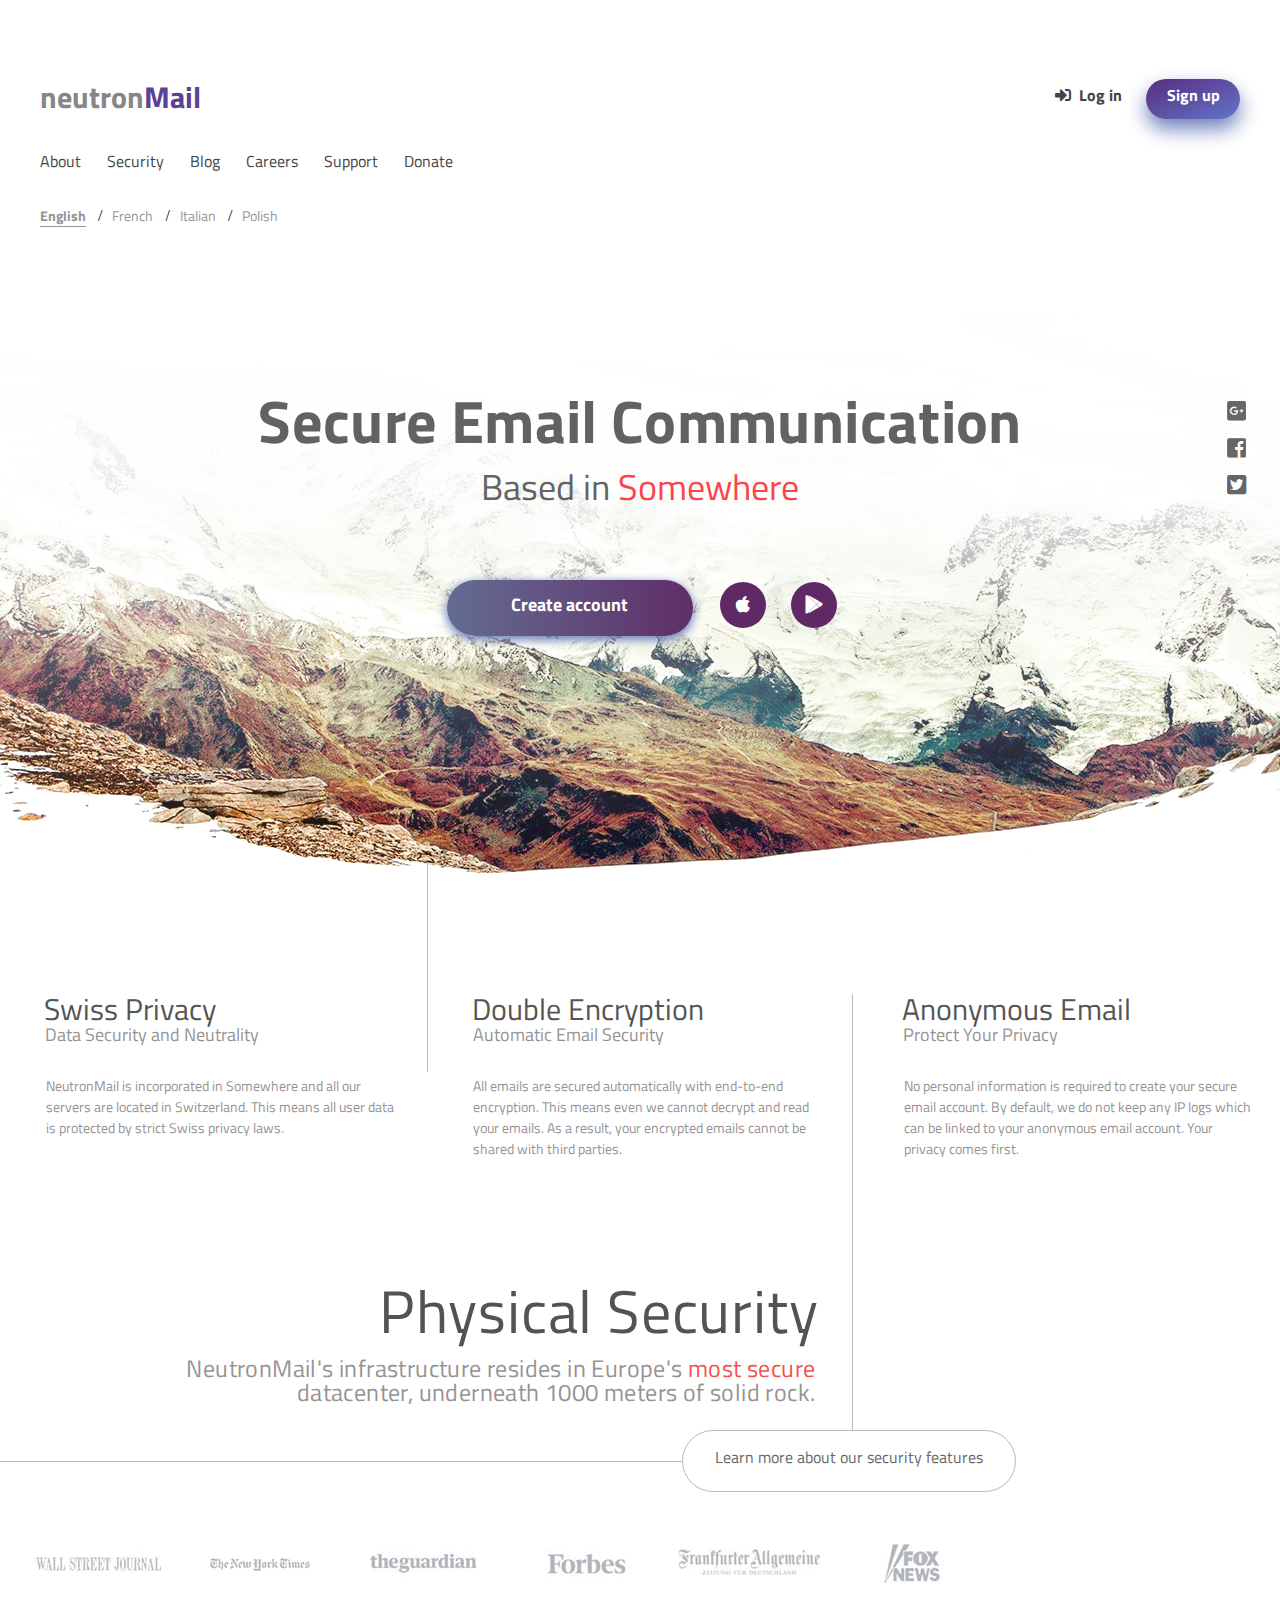
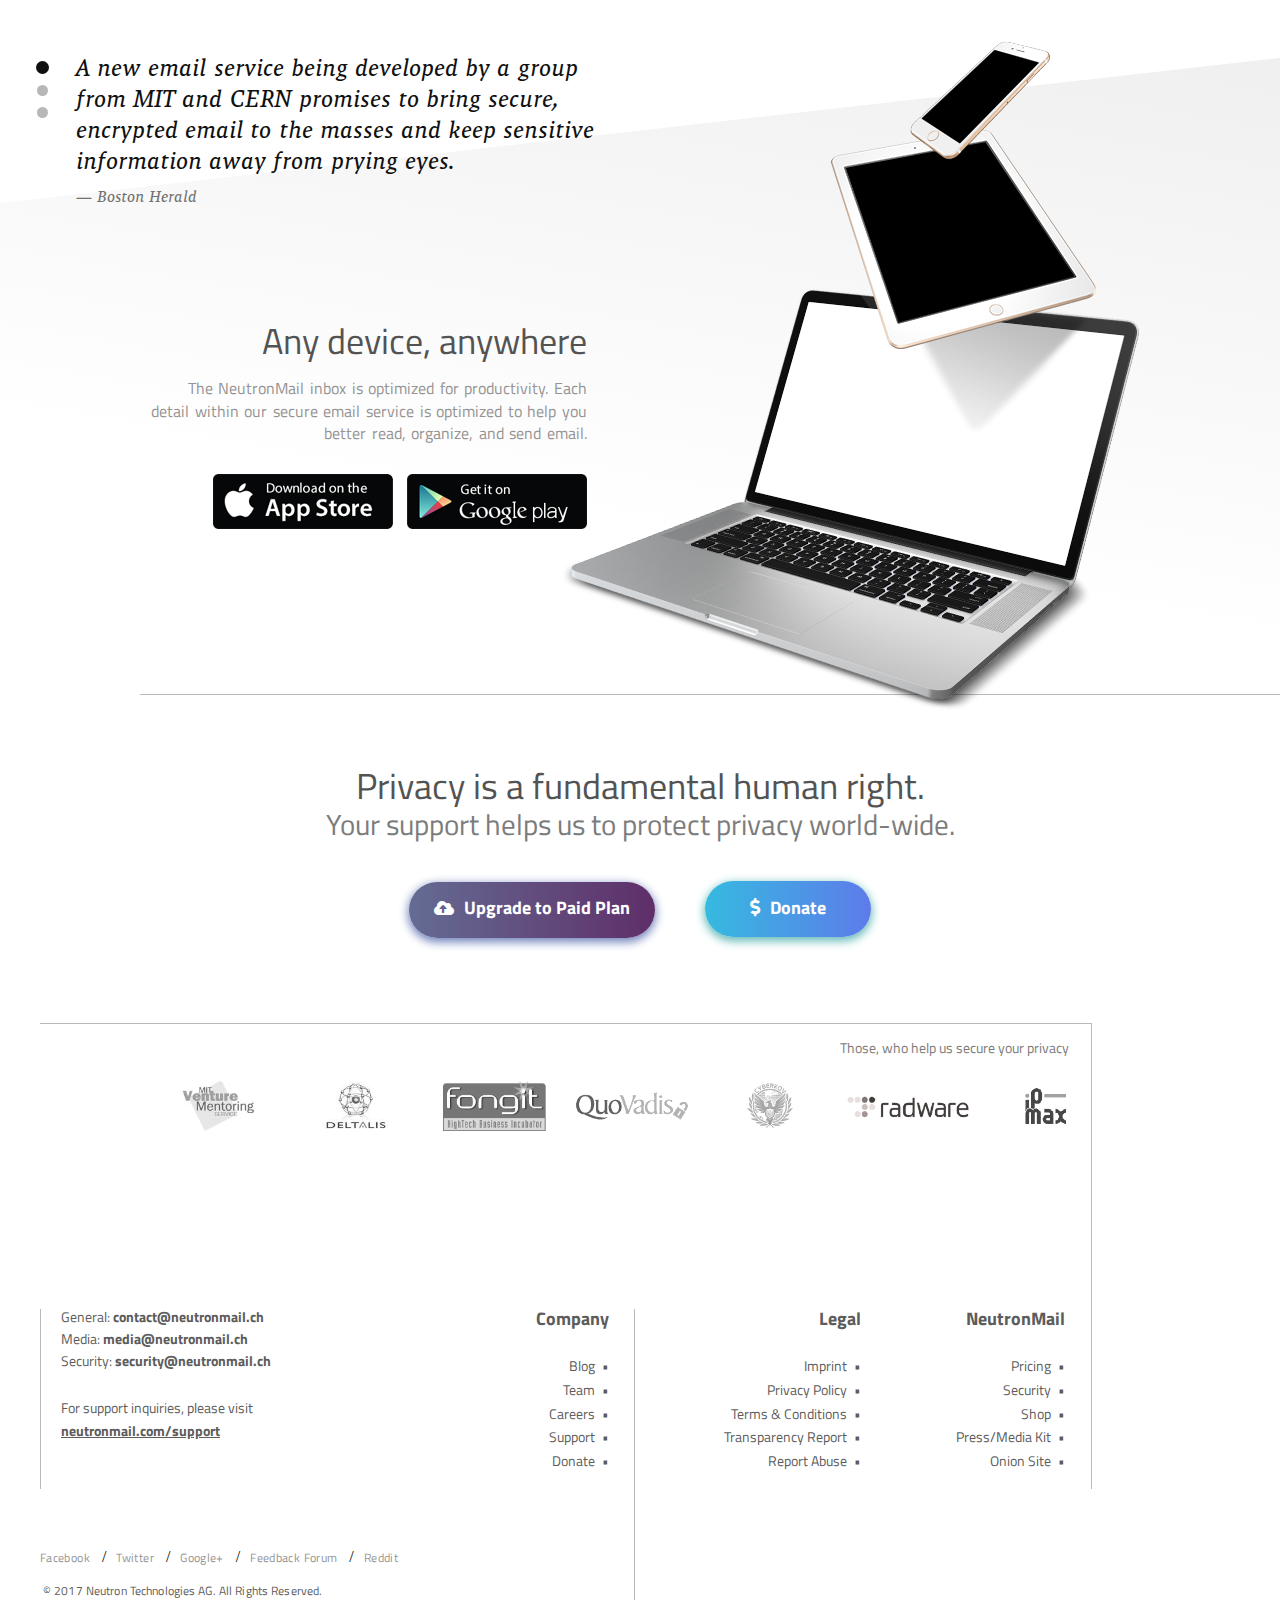
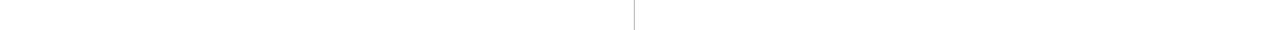
<file: index.html>
<!DOCTYPE html>
<html lang="en">

<head>
  <meta charset="UTF-8">
  <meta name="viewport" content="width=device-width, initial-scale=1.0">
  <meta http-equiv="X-UA-Compatible" content="ie=edge">
  <title>NeutronMail</title>
  <link rel="stylesheet" href="./normalize.css">
  <link rel="stylesheet" href="./style.css">
</head>

<body>
  <header class="header">
    <div class="header__wrapper">
      <div class="header__content">
        <h1 class="header__logo-container">
          <a href="#" class="logo">neutron<span class="logo logo_color_add">Mail</span></a>
        </h1>
        <div class="header__nav-container">
          <nav class="top-navigation">
            <li class="top-navigation__item"><a href="#" class="top-navigation__item-link">About</a></li>
            <li class="top-navigation__item"><a href="#" class="top-navigation__item-link">Security</a></li>
            <li class="top-navigation__item"><a href="#" class="top-navigation__item-link">Blog</a></li>
            <li class="top-navigation__item"><a href="#" class="top-navigation__item-link">Careers</a></li>
            <li class="top-navigation__item"><a href="#" class="top-navigation__item-link">Support</a></li>
            <li class="top-navigation__item"><a href="#" class="top-navigation__item-link">Donate</a></li>
          </nav>
        </div>
        <div class="authorization">
          <div class="authorization__panel">
            <a href="" class="authorization__log-in">Log in</a>
            <button class="authorization__sign-up button">Sign
              up</button>
          </div>
        </div>
      </div>
      <ul class="language-selector slash-selector">
        <li class="slash-selector__item "><a href="#"
            class="slash-selector__link slash-selector__link_selected">English</a></li>
        <li class="slash-selector__item"><a href="#" class="slash-selector__link">French</a></li>
        <li class="slash-selector__item"><a href="#" class="slash-selector__link">Italian</a></li>
        <li class="slash-selector__item"><a href="#" class="slash-selector__link">Polish</a></li>
      </ul>
    </div>
  </header>

  <main class="main">

    <div class="bg-image-section">
      <div class="bg-image-section__text-container">
        <div class="text-content">
          <h3 class="text-content__heading">Secure Email Communication</h3>
          <h3 class="text-content__text">Based in <span
              class="text-content__text text-content__text_color_add">Somewhere</span></h3>
        </div>
      </div>
      <div class="bg-image-section__buttons-container">
        <div class="buttons-row">
          <button class="buttons-row__button button button_style_purple">Create account</button>
          <button class="buttons-row__circle-button button apple-btn"></button>
          <button class="buttons-row__circle-button button g-play-btn"></button>
        </div>
      </div>
      <div class="bg-image-section__social-container">
        <ul class="social-list">
          <li class="social-list__item"><a href="#" class="social-list__item-link g-plus-link"></a></li>
          <li class="social-list__item"><a href="#" class="social-list__item-link facebook-link"></a></li>
          <li class="social-list__item"><a href="#" class="social-list__item-link twitter-link"></a></li>
        </ul>
      </div>
    </div>
    <div class="main__feat-container">
      <section class="features-section">
        <article class="feat-article">
          <div class="feat-article__header">
            <img src="./assets/images/Layer_15.png" alt="#" class="feat-article__icon">
            <h4 class="feat-article__title">Swiss Privacy</h4>
            <p class="feat-article__subtitle">Data Security and Neutrality</p>
          </div>
          <p class="feat-article__description">NeutronMail is incorporated in Somewhere and all our servers are
            located
            in Switzerland. This means all user data is protected by strict Swiss privacy laws.</p>

        </article>
        <article class="feat-article">
          <div class="feat-article__header">
            <img src="./assets/images/Layer_14.png" alt="#" class="feat-article__icon">
            <h4 class="feat-article__title">Double Encryption</h4>
            <p class="feat-article__subtitle">Automatic Email Security</p>
          </div>
          <p class="feat-article__description">All emails are secured automatically with end-to-end encryption. This
            means even we cannot decrypt and read your emails. As a result, your encrypted emails cannot be shared
            with
            third parties.</p>
        </article>
        <article class="feat-article">
          <div class="feat-article__header">
            <img src="./assets/images/Layer_13.png" alt="#" class="feat-article__icon">
            <h4 class="feat-article__title">Anonymous Email</h4>
            <p class="feat-article__subtitle">Protect Your Privacy</p>
          </div>
          <p class="feat-article__description">No personal information is required to create your secure email
            account.
            By default, we do not keep any IP logs which can be linked to your anonymous email account. Your privacy
            comes first.</p>
        </article>
        <article class="feat-article feat-article_size_l">
          <div class="feat-article__header feat-article__header_size_l">
            <h4 class="feat-article__title feat-article__title_size_l">Physical Security</h4>
          </div>
          <p class="feat-article__description feat-article__description_size_l">NeutronMail's infrastructure resides in
            Europe's <span class="feat-article__description_color_add">most
              secure</span>
            datacenter,
            underneath 1000 meters of solid rock.</p>
          <button class="features-section__button">Learn more about our security
            features</button>
        </article>
      </section>
    </div>
    <div class="journal-section">
      <ul class="journal-list">
        <li class="journal-list__j journal-list__j1"><a href="#" class="journal-list__j-link">j-link</a></li>
        <li class="journal-list__j journal-list__j2"><a href="#" class="journal-list__j-link">j-link</a></li>
        <li class="journal-list__j journal-list__j3"><a href="#" class="journal-list__j-link">j-link</a></li>
        <li class="journal-list__j journal-list__j4"><a href="#" class="journal-list__j-link">j-link</a></li>
        <li class="journal-list__j journal-list__j5"><a href="#" class="journal-list__j-link">j-link</a></li>
        <li class="journal-list__j journal-list__j6"><a href="#" class="journal-list__j-link">j-link</a></li>
      </ul>
      <div class="journal__quote-container">
        <div class="quote-box">
          <div class="quote-box__slider">
            <div class="quote-box__slider-point quote-box__slider-point_selected"></div>
            <div class="quote-box__slider-point"></div>
            <div class="quote-box__slider-point"></div>
          </div>
          <p class="quote-box__text">A new email service being developed by a group from MIT and CERN promises to
            bring
            secure, encrypted email to the masses and keep sensitive information away from prying eyes.<span
              class="quote-box__author">— Boston Herald</span></p>
        </div>
      </div>
    </div>
    <div class="bg-gradient">
      <div class="download-section">
        <div class="download-section__container">
          <div class="product-promotion">
            <h3 class="product-promotion__title">Any device, anywhere</h3>
            <p class="product-promotion__text">The NeutronMail inbox is optimized for productivity. Each detail
              within our secure email service is optimized to help you better read, organize, and send email.</p>
            <button class="product-promotion__download-button"><img src="./assets/images/Layer_23.png" alt="#"
                class="product-promotion__store-picture"></button>
            <button class="product-promotion__download-button"><img src="./assets/images/Layer_24.png" alt="#"
                class="product-promotion__store-picture"></button>
          </div>
        </div>
        <img src="./assets/images/NOT_FOR_USE!!!!!.png" alt="#" class="download-section__img">
      </div>
      <div class="donate-section">
        <div class="donate-section__container">
          <div class="donate-call">
            <h3 class="donate-call__heading">Privacy is a fundamental human right.</h3>
            <h4 class="donate-call__text">Your support helps us to protect privacy world-wide.</h4>
          </div>
          <div class="donate-section__buttons-row buttons-row">
            <button class="buttons-row__button button button_style_purple upgrade-btn">Upgrade to Paid Plan</button>
            <button class="buttons-row__button button button_style_blue donate-btn">Donate</button>
          </div>
        </div>
      </div>
      <div class="partners-section">
        <div class="partners-section__wrapper">
          <div class="partners-section__container">
            <span class="partners-section__text">Those, who help us secure your privacy</span>
            <ul class="partners-list">
              <li class="partners-list__p partners-list__p1"><a href="#" class="partners-list__p-link">p-link</a></li>
              <li class="partners-list__p partners-list__p2"><a href="#" class="partners-list__p-link">p-link</a></li>
              <li class="partners-list__p partners-list__p3"><a href="#" class="partners-list__p-link">p-link</a></li>
              <li class="partners-list__p partners-list__p4"><a href="#" class="partners-list__p-link">p-link</a></li>
              <li class="partners-list__p partners-list__p5"><a href="#" class="partners-list__p-link">p-link</a></li>
              <li class="partners-list__p partners-list__p6"><a href="#" class="partners-list__p-link">p-link</a></li>
              <li class="partners-list__p partners-list__p7"><a href="#" class="partners-list__p-link">p-link</a></li>
            </ul>
          </div>
        </div>
      </div>
    </div>
  </main>
  <footer class="footer">
    <div class="footer__wrapper">
      <div class="footer__container">
        <div class="contact-block">
          <p class="contact-block__item">General: <a href="mailto:contact@neutronmail.ch"
              class="contact-block__item-link">contact@neutronmail.ch</a></p>
          <p class="contact-block__item">Media: <a href="mailto:media@neutronmail.ch"
              class="contact-block__item-link">media@neutronmail.ch</a></p>
          <p class="contact-block__item">Security: <a href="mailto:security@neutronmail.ch"
              class="contact-block__item-link">security@neutronmail.ch</a></p>
          <p class="contact-block__item">For support inquiries, please visit <a href="https://neutronmail.com/support"
              class="contact-block__item-link contact-block__item-link_decor"> neutronmail.com/support</a></p>
        </div>
        <div class="footer-nav">
          <div class="footer-nav__block">
            <h4 class="footer-nav__block-title">Company</h4>
            <ul class="footer-nav__block-link-list">
              <a href="#" class="footer-nav__block-link">Blog</a>
              <a href="#" class="footer-nav__block-link">Team</a>
              <a href="#" class="footer-nav__block-link">Careers</a>
              <a href="#" class="footer-nav__block-link">Support</a>
              <a href="#" class="footer-nav__block-link">Donate</a>
            </ul>
          </div>
          <div class="footer-nav__block">
            <h4 class="footer-nav__block-title">Legal</h4>
            <ul class="footer-nav__block-link-list">
              <a href="#" class="footer-nav__block-link">Imprint</a>
              <a href="#" class="footer-nav__block-link">Privacy Policy</a>
              <a href="#" class="footer-nav__block-link">Terms & Conditions</a>
              <a href="#" class="footer-nav__block-link">Transparency Report</a>
              <a href="#" class="footer-nav__block-link">Report Abuse</a>
            </ul>
          </div>
          <div class="footer-nav__block">
            <h4 class="footer-nav__block-title">NeutronMail</h4>
            <ul class="footer-nav__block-link-list">
              <a href="#" class="footer-nav__block-link">Pricing</a>
              <a href="#" class="footer-nav__block-link">Security</a>
              <a href="#" class="footer-nav__block-link">Shop</a>
              <a href="#" class="footer-nav__block-link">Press/Media Kit</a>
              <a href="#" class="footer-nav__block-link">Onion Site</a>
            </ul>
          </div>
        </div>
      </div>
      <ul class="footer__socials slash-selector">
        <li class="slash-selector__item"><a href="#" class="slash-selector__link">Facebook</a></li>
        <li class="slash-selector__item"><a href="#" class="slash-selector__link">Twitter</a></li>
        <li class="slash-selector__item"><a href="#" class="slash-selector__link">Google+</a></li>
        <li class="slash-selector__item"><a href="#" class="slash-selector__link">Feedback Forum</a></li>
        <li class="slash-selector__item"><a href="#" class="slash-selector__link">Reddit</a></li>
      </ul>

      <span class="footer__copyright">© 2017 Neutron Technologies AG. All Rights Reserved.</span>

    </div>
  </footer>
</body>

</html>
</file>
<file: style.css>
@font-face {
  font-family: "Titillium Web";
  src: url("./assets/fonts/TitilliumWeb-Regular.ttf") format("woff2");
  font-style: normal;
  font-weight: 400;
}

@font-face {
  font-family: "Titillium Web";
  src: url("./assets/fonts/TitilliumWeb-SemiBold.ttf") format("woff2");
  font-style: normal;
  font-weight: 600;
}

@font-face {
  font-family: "Titillium Web";
  src: url("./assets/fonts/TitilliumWeb-Bold.ttf") format("woff2");
  font-weight: 700;
  font-style: normal;
}

@font-face {
  font-family: "Malaga";
  src: url("./assets/fonts/Malaga\ OT\ Reg\ Italic.otf") format("woff2");
  font-weight: 400;
  font-style: italic;
}

@font-face {
  font-family: "Font Awesome 5 Free";
  font-style: normal;
  font-weight: 900;
  font-display: auto;
  src: url("./assets/fonts/fa-solid-900.woff2") format("woff2");
}

@font-face {
  font-family: "Font Awesome 5 Brands";
  font-style: normal;
  font-weight: normal;
  font-display: auto;
  src: url("./assets/fonts/fa-brands-400.woff2") format("woff2")
}

.header__wrapper {
  max-width: 1400px;
  padding: 0 2.5rem;
  margin: 0 auto;
}

.header__content {
  padding-top: 79px;
  display: flex;
  justify-content: space-between;
}

.header__logo-container {
  margin: 0;
}

.logo {
  font-family: "Titillium Web";
  color: #858688;
  font-size: 30px;
  font-weight: 700;
  text-decoration: none;
}

.logo_color_add {
  color: #5b4295;
}

.header__nav-container {
  display: flex;
  flex-direction: row-reverse;
  flex-grow: 1;
  margin: 0 76px;
}

.top-navigation {
  padding: 0;
  padding-top: 8px;
}

.top-navigation__item {
  display: inline-block;
}

.top-navigation__item:not(:last-child) {
  padding-right: 22px;
}

.top-navigation__item-link {
  font-family: "Titillium Web";
  color: #454545;
  font-size: 16px;
  font-weight: 400;
  text-decoration: none;
}

.button {
  font-family: "Titillium Web";
  font-weight: 700;
  border: none;
  outline: none;
  color: #ffffff;
  border-radius: 100px;
  cursor: pointer;
}

.authorization__sign-up {
  height: 40px;
  width: 94px;
  color: #ffffff;
  background: linear-gradient(to top left, #6275cb, #582c7e);
  box-shadow: 0 10px 20px #6f81bb;
  margin-left: 20px;
  padding-bottom: 8px;
}

.authorization__log-in {
  position: relative;
  display: inline-block;
  font-family: "Titillium Web";
  color: #454545;
  font-size: 16px;
  font-weight: 700;
  text-decoration: none;
}

.authorization__log-in::before {
  font-family: "Font Awesome 5 Free";
  content: "\f2f6";
  padding-right: 8px;
}

.slash-selector {
  margin-top: 11px;
  margin-bottom: 0;
  padding: 0;
}

.slash-selector__item {
  display: inline-block;
  margin-right: 6px;
  list-style-type: none;
}

.slash-selector__link {
  font-family: "Titillium Web";
  color: #959595;
  font-size: 14px;
  font-weight: 400;
  text-decoration: none;
  display: inline;
}

.slash-selector__link_selected {
  font-weight: 700;
  border-bottom: 1px solid #959595;
}

.slash-selector__item:not(:last-child)::after {
  content: "/";
  margin-left: 12px;
}

.main {
  max-width: 1800px;
  margin: 0 auto;
  overflow: hidden;
}

.bg-image-section {
  position: relative;
  height: 768px;
  background: url(./assets/images/background2.png) 50% 21px no-repeat;
}

.bg-image-section__text-container {
  text-align: center;
  padding: 160px 1rem 0 1rem;
  margin: 0 auto;
}

.text-content {
  display: inline-block;
  opacity: 0.84;
}

.text-content__heading {
  font-family: "Titillium Web";
  color: #454545;
  font-size: 3.75rem;
  font-weight: 700;
  margin: 0;
  letter-spacing: 0.36px;
}

.text-content__text {
  font-family: "Titillium Web";
  color: #464646;
  font-size: 36px;
  font-weight: 400;
  line-height: 1.75;
  margin: 0;
}

.text-content__text_color_add {
  color: #fc2028;
}

.bg-image-section__buttons-container {
  margin: 0 auto;
  padding-top: 22px;
  max-width: 600px;
}

.buttons-row {
  text-align: center;
  font-size: 18px;
  padding: 0 25px;
}

.buttons-row__button {
  height: 56px;
  margin: 40px 23px;
  padding-bottom: 5px;
}

.buttons-row__circle-button {
  font-family: "Font Awesome 5 Brands";
  content: "\f179";
  height: 46px;
  width: 46px;
  background-color: #5f2966;
  margin-right: 20px;
}

.apple-btn::before {
  font-family: "Font Awesome 5 Brands";
  content: "\f179";
}

.g-play-btn::before {
  font-family: "Font Awesome 5 Brands";
  content: "\f3ab";
}



.button_style_purple {
  width: 246px;
  background: linear-gradient(to right, #646c93, #5f2e69);
  box-shadow: 0 3px 10px 1px #6f81bb;
}

.button_style_blue {
  width: 166px;
  background: linear-gradient(to right, #35bae0, #5e7bea);
  box-shadow: 0 3px 10px 1px #63b9b8;
}

.bg-image-section__social-container {
  position: absolute;
  right: 34px;
  top: 173px;
}

.social-list {
  list-style-type: none;
  padding: 0;
  margin: 0;
}

.social-list__item-link {
  text-decoration: none;
}

.social-list__item:not(:last-child) {
  margin-bottom: 12px;
}

.social-list__item-link:before {
  font-family: "Font Awesome 5 Brands";
  font-size: 22px;
  opacity: 0.82;
  color: #454545;
}

.g-plus-link::before {
  content: "\f0d4"
}

.facebook-link::before {
  content: "\f082"
}

.twitter-link::before {
  content: "\f081"
}

.main__feat-container {
  margin-bottom: 69px;
}

.features-section {
  display: grid;
  grid-template-columns: minmax(auto, 7.14fr) minmax(431px, 4.31fr) minmax(auto, 6.53fr);
  grid-template-rows: minmax(234px, auto) minmax(234px, auto);
  justify-content: center;
  grid-template-areas:
    ". . ."
    "art art .";
}

.feat-article:nth-child(3) {
  padding: 0 0 5px 5px;
}

.feat-article:nth-child(3n + 1) .feat-article__header,
.feat-article:nth-child(3n + 1) .feat-article__description {
  margin-left: auto;
}

.feat-article:nth-child(2) {
  border-right: 1px solid #b9b9b9;
  position: relative;
}

.feat-article:nth-child(2) .feat-article__header {
  border-left: 1px solid #b9b9b9;
}

.feat-article:nth-child(2)::after {
  content: "";
  display: block;
  height: 1px;
  width: 200px;
  background-color: #b9b9b9;
  position: absolute;
  top: 0;
  left: 894px;
}

.feat-article:nth-child(2)::before {
  content: "";
  height: 150px;
  width: 1px;
  background-color: #b9b9b9;
  position: absolute;
  top: -150px;
  left: 0;
  z-index: -1;
}

.feat-article_size_l {
  grid-area: art;
  text-align: right;
  position: relative;
  border: 1px solid #b9b9b9;
  border-width: 0 1px 1px 0;
}

.features-section__button {
  font-family: "Titillium Web";
  color: #676767;
  font-size: 16px;
  background: #ffffff;
  border: 1px solid #b9b9b9;
  border-radius: 31px;
  width: 334px;
  height: 62px;
  position: absolute;
  bottom: -31px;
  right: -164px;
  outline: none;
  cursor: pointer;
  padding-bottom: 9px;
}

.feat-article__header {
  max-width: 368px;
  padding: 0 34px 26px;
}

.feat-article__header_size_l {
  max-width: 625px;
  padding: 0 34px;
}

.feat-article__icon {
  float: left;
  object-fit: none;
  height: 60px;
  width: 60px;
  box-sizing: border-box;
  padding-bottom: 10px;
}

.feat-article__title {
  display: inline-block;
  font-family: "Titillium Web";
  color: #555555;
  font-size: 30px;
  font-weight: 400;
  margin: 0 0 0 10px;
  line-height: 1;
}

.feat-article__title_size_l {
  font-size: 60px;
  color: #535353;
  margin-top: 53px;
  letter-spacing: 0.05rem;
}

.feat-article__subtitle {
  display: inline-block;
  font-family: "Titillium Web";
  color: #959393;
  font-size: 18px;
  font-weight: 400;
  line-height: 22px;
  margin: 0 0 0 11px;
}

.feat-article__description {
  font-family: "Titillium Web";
  color: #959393;
  font-size: 14px;
  margin-top: 3px;
  margin-bottom: 50px;
  line-height: 1.5;
  max-width: 368px;
  padding: 0 25px 0 46px;
  word-wrap: break-word;
}

.feat-article__description_size_l {
  max-width: 635px;
  font-size: 24px;
  line-height: 1;
  margin-top: 15px;
  padding: 0 37px;
  letter-spacing: 0.025rem;
}

.feat-article__description_color_add {
  color: #f65151;
}

.journal-section {
  padding: 0 20px;
  margin-bottom: -208px;
}

.journal-list {
  justify-content: center;
  display: flex;
  flex-wrap: wrap;
  max-width: 943px;
  padding: 0;
  font-size: 0px;
}

.journal-list__j {
  background-image: url(./assets/images/journals-sprite.png);
  background-repeat: no-repeat;
  display: inline-block;
  height: 66px;
  padding: 10px 0;
}

.journal-list__j1 {
  width: 166px;
  background-position: -3px -3px;
}

.journal-list__j2 {
  width: 156px;
  background-position: -175px -3px;
}

.journal-list__j3 {
  width: 173px;
  background-position: -337px -3px;
}

.journal-list__j4 {
  width: 137px;
  background-position: -516px -3px;
}

.journal-list__j5 {
  width: 204px;
  background-position: -659px -3px;
}

.journal-list__j6 {
  width: 107px;
  background-position: -869px -3px;
}

.journal-list__j-link {
  display: block;
  height: 100%;
  width: 100%;
}

.journal__quote-container {
  max-width: 1400px;
  margin: 36px 0 0 auto;
  padding: 0 16px;
}

.quote-box {
  max-width: 570px;
  position: relative;
}

.quote-box__slider {
  position: absolute;
  top: 8px;
}

.quote-box__slider-point {
  width: 11px;
  height: 11px;
  background: #101010;
  opacity: 0.3;
  border-radius: 11px;
  margin: 0 auto 11px auto;
}

.quote-box__slider-point:hover {
  opacity: 0.5;
}

.quote-box__slider-point_selected {
  width: 13px;
  height: 13px;
  opacity: 1;
  border-radius: 13px;
}

.quote-box__text {
  display: inline-block;
  max-width: 525px;
  font-family: "Malaga";
  color: #101010;
  font-size: 24px;
  font-weight: 400;
  line-height: 1.3;
  margin: 0 0 0 40px;
  word-spacing: 0.05em;
}

.quote-box__author {
  display: block;
  font-family: "Malaga";
  color: #727272;
  font-size: 16px;
  font-weight: 400;
  margin-top: 9px;
}

.bg-gradient {
  background: linear-gradient(10deg, #ffffff 58%, #eeeeee 100%);
}

.bg-gradient::before {
  content: "";
  display: inline-block;
  width: 0;
  height: 0;
  border-style: solid;
  border-width: 204px 1800px 0 0;
  border-color: #ffffff transparent transparent transparent;
}

.download-section {
  padding: 0 30px;
  position: relative;
}

.download-section__container {
  max-width: 1100px;
  padding: 112px 0 160px;
  margin-left: auto;
  max-height: 525px;
}

.product-promotion {
  z-index: 2;
  max-width: 437px;
  text-align: end;
}

.product-promotion__title {
  font-family: "Titillium Web";
  color: #535353;
  font-size: 36px;
  font-weight: 400;
  margin: 0;
  text-align: right;
}

.product-promotion__text {
  font-family: "Titillium Web";
  color: #959393;
  font-size: 16px;
  font-weight: 400;
  word-spacing: 0.1em;
  line-height: 1.4;
  margin: 16px 0 30px;
  text-align: right;
}

.product-promotion__download-button {
  padding: 0;
  border: none;
  border-radius: 5px;
  font-size: 0;
  margin-left: 10px;
  outline: none;
  cursor: pointer;
}

.download-section__img {
  position: absolute;
  z-index: 1;
  right: calc(25% - 180px);
  bottom: -17px;
}

.donate-section {
  padding: 0 15px;
}

.donate-section__container {
  position: relative;
  border-top: 1px solid #b9b9b9;
  text-align: center;
  max-width: 1000px;
  margin: 0 auto;
  padding: 45px 0;
}

.donate-section__container::after {
  position: absolute;
  top: -1px;
  right: -500px;
  content: "";
  display: block;
  width: 500px;
  height: 1px;
  background-color: #b9b9b9;
}

.donate-call {
  padding: 0 1.5em;
}

.donate-call__heading {
  font-family: "Titillium Web";
  color: #535353;
  font-size: 36px;
  font-weight: 400;
  margin: 25px 0 0;
}

.donate-call__text {
  font-family: "Titillium Web";
  color: #7c7c7c;
  font-size: 29px;
  font-weight: 400;
  margin: 2px 0 0;
}

.upgrade-btn::before {
  content: "\f382";
  font-family: "Font Awesome 5 Free";
  padding-right: 10px;
  font-size: 16px;
}

.donate-btn::before {
  content: "\f155";
  font-family: "Font Awesome 5 Free";
  padding-right: 10px;
}

.partners-section__wrapper {
  padding: 0 calc(10% + 60px) 0 2.5rem;
  margin: 0 auto;
  max-width: 1200px;
}

.partners-section__container {
  position: relative;
  border-top: 1px solid #b9b9b9;
  text-align: right;
  padding: 15px 0 160px;
}

.partners-section__container::after,
.footer-nav__block:first-child::after {
  position: absolute;
  content: "";
  display: block;
  top: 0;
  right: 0;
  height: 1000px;
  width: 1px;
  background-color: #b9b9b9;
}

.partners-section__text {
  padding-right: 23px;
  font-family: "Titillium Web";
  color: #7a7a7a;
  font-size: 14px;
  font-weight: 400;
}

.partners-list {
  justify-content: center;
  display: flex;
  flex-wrap: wrap;
  max-width: 945px;
  padding: 0;
  font-size: 0px;
  margin-left: auto;
}

.partners-list__p {
  background-image: url(./assets/images/partners-sprite.png);
  background-repeat: no-repeat;
  height: 92px;
}

.partners-list__p1 {
  width: 135px;
  background-position: -3px -3px;
}

.partners-list__p2 {
  width: 120px;
  background-position: -144px -3px;
}

.partners-list__p3 {
  width: 149px;
  background-position: -270px -3px;
}

.partners-list__p4 {
  width: 157px;
  background-position: -425px -3px;
}

.partners-list__p5 {
  width: 103px;
  background-position: -588px -3px;
}

.partners-list__p6 {
  width: 174px;
  background-position: -697px -3px;
}

.partners-list__p7 {
  width: 85px;
  background-position: -877px -3px;
}

.partners-list__p-link {
  display: block;
  height: 100%;
  width: 100%;
}

.footer {
  padding: 0 0 30px;
  max-width: 1800px;
  margin: 0 auto;
  overflow: hidden;
}

.footer__wrapper {
  padding: 0 calc(10% + 60px) 0 2.5rem;
  margin: 0 auto;
  max-width: 1200px;
}

.footer__container {
  display: flex;
  justify-content: space-between;
  padding: 0 20px;
  border: solid #b9b9b9;
  border-width: 0 1px;
}

.footer-nav {
  display: flex;
  justify-content: space-between;
}

.contact-block {
  max-width: 220px;
}

.contact-block__item {
  font-family: "Titillium Web";
  color: #5c5c5c;
  font-size: 14px;
  font-weight: 400;
  margin: 0 0 6px;
}

.contact-block__item:last-child {
  margin-top: 26px;
  line-height: 1.7;
}

.contact-block__item-link {
  font-weight: 700;
  color: #5c5c5c;
  text-decoration: none;
}

.contact-block__item-link_decor {
  text-decoration: underline;
}

.footer-nav__block {
  text-align: right;
  padding: 0 6px 0 49px;
}

.footer-nav__block:first-child {
  position: relative;
  padding: 0 26px;
}


.footer-nav__block-title {
  font-family: "Titillium Web";
  color: #5c5c5c;
  font-size: 18px;
  font-weight: 700;
  margin: 0 0 24px;
}

.footer-nav__block-link {
  display: block;
  font-family: "Titillium Web";
  color: #5c5c5c;
  font-size: 14px;
  font-weight: 400;
  text-decoration: none;
  line-height: 1.7;
}

.footer-nav__block-link::after {
  content: "•";
  padding-left: 7px;
}

.footer__socials {
  margin-top: 59px;
}

.footer__socials .slash-selector__link {
  font-size: 12px;
  letter-spacing: 0.03em;
}

.footer__copyright {
  display: inline-block;
  font-family: "Titillium Web";
  color: #5c5c5c;
  font-size: 12px;
  letter-spacing: 0.12px;
  padding-left: 3px;
  margin-top: 18px;
}

.header__logo-container:hover,
.top-navigation__item-link:hover,
.button:hover,
.top-navigation__item:hover,
.slash-selector__item:hover,
.authorization__log-in:hover,
.authorization__sign-up:hover,
.social-list__item:hover,
.features-section__button:hover,
.journal-list__j:hover,
.product-promotion__download-button:hover,
.partners-list__p:hover,
.footer-nav__block-link:hover {
  transform: scale(1.1);
}


@media (max-width: 1280px) {
  .features-section {
    grid-template-columns: repeat(3, 1fr)
  }

  .feat-article__icon {
    display: none;
  }

  .header__content {
    flex-wrap: wrap;
  }

  .header__nav-container {
    padding: 25px 0;
    order: 3;
    margin: 0;
    width: 100%;
  }

  .top-navigation {
    width: 100%;
  }
}

@media (max-width: 960px) {
  .features-section {
    padding: 0 2.5rem;
    grid-template-columns: auto;
    grid-template-rows: auto;
    justify-content: center;
    grid-template-areas:
      "."
      "."
      "."
      "art";
  }

  .features-section *::before {
    display: none;
  }

  .feat-article {
    border-right: 1px solid #b9b9b9;
  }

  .feat-article__header,
  .feat-article__description {
    border: none;
    margin-left: auto;
    margin-right: auto;
  }

  .feat-article__header_size_l,
  .feat-article__description_size_l {
    text-align: center;
  }

  .features-section__button {
    right: 50%;
    transform: translate(50%, 0);
  }

  .partners-section__wrapper,
  .footer__wrapper {
    padding: 0 2.5rem;
  }

  .download-section__img {
    display: none;
  }

  .product-promotion {
    margin: 0 auto;
  }

  .donate-call__text {
    margin: 20px 0 20px;
  }

  .footer-nav__block-link-list {
    padding: 0;
  }

  .footer-nav__block:nth-child(n) {
    padding-left: 35px;
    padding-right: 0;
  }

  .footer-nav__block:nth-child(n)::after {
    display: none;
  }

  .footer-nav {
    display: inline-block;
    position: relative;
  }


  .footer-nav__block-link-list {
    display: none;
    width: 150px;
    position: absolute;
    right: 120px;
    top: -20px;
  }

  .footer-nav__block:hover>.footer-nav__block-link-list {
    display: block;
  }
}

@media (max-width: 640px) {
  .button {
    display: block;
    margin: 10px auto;
  }

  .buttons-row__circle-button {
    display: inline-block;
    width: 110px;
    background: linear-gradient(to right, #646c93, #5f2e69);
    box-shadow: 0 3px 10px 1px #6f81bb;
    margin: 10px;
  }

  .header__content {
    padding-top: 40px;
  }

  .authorization__sign-up,
  .authorization__log-in {
    position: relative;
    top: -15px;
    right: -15px;
    display: block;
    text-align: center;
  }

  .header__logo-container::before {
    font-family: "Font Awesome 5 Free";
    font-size: 30px;
    padding-right: 10px;
    content: "\f0c9";
  }

  .header__nav-container {
    padding-top: 0;
    display: none;
  }

  .top-navigation__item:not(:last-child) {
    padding: 0;
  }

  .top-navigation__item {
    display: inline-block;
    padding: 0;
    font-size: 25px;
    width: 32%;
    text-align: center;
  }

  .top-navigation {
    position: relative;
    left: 0;
    top: 0;
  }

  .header__logo-container:hover+.header__nav-container {
    display: block;
  }

  .buttons-row__button {
    margin-top: 10px;
    margin-bottom: 10px;
  }

  .footer-nav {
    display: none;
  }

  .bg-image-section__social-container {
    display: none;
  }


  .text-content__heading,
  .feat-article__title_size_l {
    font-size: 3rem;
  }
}

@media (max-width: 375px) {
  body {
    width: 375px;
  }
}
</file>
